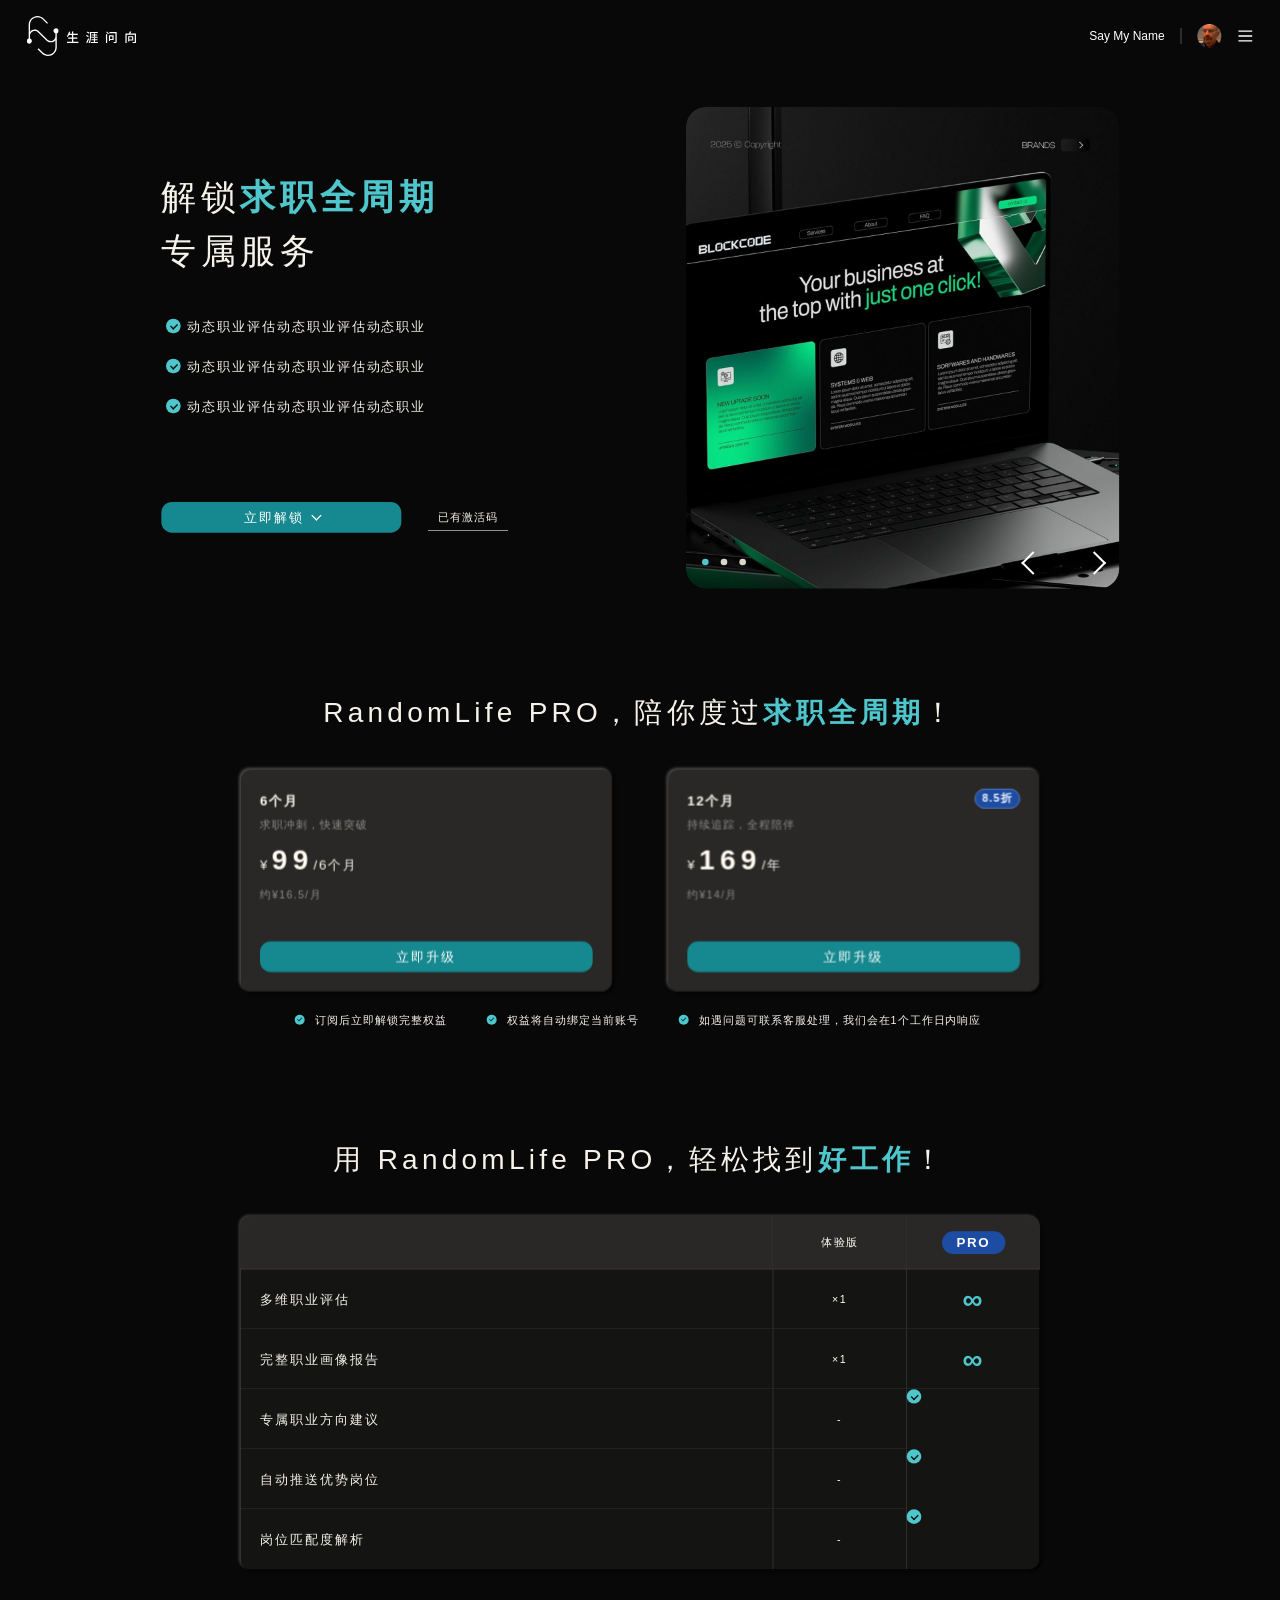
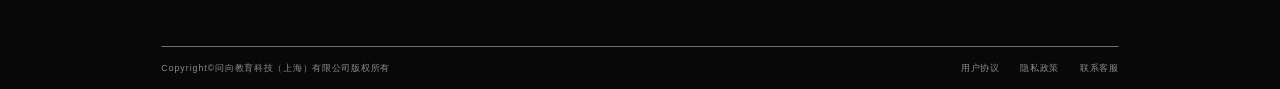
<file: index.html>
<!doctype html>
<html lang="zh-CN">
  <head>
    <meta charset="UTF-8" />
    <meta name="viewport" content="width=device-width, initial-scale=1.0" />
    <title>RandomLife PRO</title>
    <link rel="stylesheet" href="./pro.css?v=sticky-nav-2" />
  </head>
  <body>
    <main class="pro-page" id="pro-page" aria-label="RandomLife PRO 推广页">
      <header class="topbar">
        <a class="brand" href="#" aria-label="生涯问向首页">
          <img class="brand-mark" src="./img/logo-mark.svg" alt="" />
          <img class="brand-text" src="./img/logo-text.svg" alt="生涯问向" />
        </a>

        <div class="user-area">
          <span class="user-name">Say My Name</span>
          <span class="divider" aria-hidden="true"></span>
          <span class="avatar"><img src="./img/avatar.png" alt="" /></span>
          <button class="menu-button" type="button" aria-label="打开菜单">
            <img src="./img/menu.svg" alt="" />
          </button>
        </div>
      </header>

      <section class="pro-stage" id="pro-stage">

        <section class="hero">
          <div class="hero-copy">
            <h1 class="fade-rise load-rise" style="--delay: 160ms">解锁<span>求职全周期</span><br />专属服务</h1>
            <ul class="benefits fade-rise load-rise" style="--delay: 260ms">
              <li>动态职业评估动态职业评估动态职业</li>
              <li>动态职业评估动态职业评估动态职业</li>
              <li>动态职业评估动态职业评估动态职业</li>
            </ul>
            <div class="hero-actions fade-rise load-rise" style="--delay: 360ms">
              <a class="primary-btn" id="unlock-plans-button" href="#plans-scroll-target" onclick="window.scrollToPlans && (event.preventDefault(), window.scrollToPlans())">立即解锁</a>
              <button class="link-btn" type="button">已有激活码</button>
            </div>
          </div>

          <div class="hero-visual fade-rise load-rise" style="--delay: 240ms" data-carousel>
            <div class="carousel-viewport">
              <img class="carousel-slide is-active" src="./img/pro-hero.png" alt="" />
              <img class="carousel-slide" src="./img/pro-hero-placeholder-2.png" alt="" />
              <img class="carousel-slide" src="./img/pro-hero-placeholder-3.png" alt="" />
            </div>
            <div class="carousel-dots" aria-hidden="true">
              <button class="is-active" type="button" tabindex="-1"></button>
              <button type="button" tabindex="-1"></button>
              <button type="button" tabindex="-1"></button>
            </div>
            <div class="carousel-arrows">
              <button class="carousel-arrow prev" type="button" aria-label="上一张"></button>
              <button class="carousel-arrow next" type="button" aria-label="下一张"></button>
            </div>
          </div>
        </section>

        <span class="plans-scroll-target" id="plans-scroll-target" aria-hidden="true"></span>
        <section class="plans">
          <h2 class="section-title fade-rise">RandomLife PRO，陪你度过<span>求职全周期</span>！</h2>
          <div class="plan-grid">
            <article class="plan-card fade-rise" style="--delay: 90ms">
              <h3>6个月</h3>
              <p class="plan-desc">求职冲刺，快速突破</p>
              <p class="price"><small>¥</small>99<span>/6个月</span></p>
              <p class="monthly">约¥16.5/月</p>
              <button class="primary-btn wide" type="button">立即升级</button>
            </article>

            <article class="plan-card fade-rise" style="--delay: 180ms">
              <span class="discount">8.5折</span>
              <h3>12个月</h3>
              <p class="plan-desc">持续追踪，全程陪伴</p>
              <p class="price"><small>¥</small>169<span>/年</span></p>
              <p class="monthly">约¥14/月</p>
              <button class="primary-btn wide" type="button">立即升级</button>
            </article>
          </div>

          <ul class="plan-notes fade-rise" style="--delay: 260ms">
            <li>订阅后立即解锁完整权益</li>
            <li>权益将自动绑定当前账号</li>
            <li>如遇问题可联系客服处理，我们会在1个工作日内响应</li>
          </ul>
        </section>

        <section class="compare">
          <h2 class="section-title fade-rise">用 RandomLife PRO，轻松找到<span>好工作</span>！</h2>
          <div class="compare-table fade-rise" style="--delay: 120ms">
            <div class="table-row table-head">
              <span></span>
              <span>体验版</span>
              <span><b>PRO</b></span>
            </div>
            <div class="table-row">
              <span>多维职业评估</span>
              <span>×1</span>
              <span class="infinity">∞</span>
            </div>
            <div class="table-row">
              <span>完整职业画像报告</span>
              <span>×1</span>
              <span class="infinity">∞</span>
            </div>
            <div class="table-row">
              <span>专属职业方向建议</span>
              <span>-</span>
              <span class="check"></span>
            </div>
            <div class="table-row">
              <span>自动推送优势岗位</span>
              <span>-</span>
              <span class="check"></span>
            </div>
            <div class="table-row">
              <span>岗位匹配度解析</span>
              <span>-</span>
              <span class="check"></span>
            </div>
          </div>
        </section>

        <footer class="footer fade-rise">
          <p>Copyright©问向教育科技（上海）有限公司版权所有</p>
          <nav aria-label="页脚链接">
            <a href="#">用户协议</a>
            <a href="#">隐私政策</a>
            <a href="#">联系客服</a>
          </nav>
        </footer>
      </section>
    </main>

    <script src="./pro.js?v=sticky-nav-2"></script>
    <script>
      window.scrollToPlans = function () {
        var plansSection = document.querySelector(".plans");

        if (!plansSection) {
          return;
        }

        var sectionTop = plansSection.getBoundingClientRect().top + window.scrollY;
        var targetTop = Math.max(0, sectionTop - window.innerHeight * 0.27);
        var reducedMotion = window.matchMedia("(prefers-reduced-motion: reduce)").matches;

        window.scrollTo({
          top: targetTop,
          behavior: reducedMotion ? "auto" : "smooth",
        });
      };
    </script>
  </body>
</html>
</file>
<file: pro.css>
:root {
  --design-width: 1920;
  --design-height: 2533;
  --scale: 1;
  --bg: #080808;
  --panel: #292827;
  --table: #141413;
  --line: #3d3c3a;
  --text: #f5f2e9;
  --bright: #fffcf2;
  --muted: #8f8d88;
  --cyan: #4ec6cc;
  --button: #15898f;
  --blue: #1d4ca3;
}

* {
  box-sizing: border-box;
}

html,
body {
  width: 100%;
  min-height: 100%;
  margin: 0;
  background: #080808;
  color: var(--text);
  font-family: "Noto Sans SC", "PingFang SC", "Microsoft YaHei", Arial, sans-serif;
}

button,
a {
  font: inherit;
}

button {
  cursor: pointer;
}

.pro-page {
  position: relative;
  width: 100%;
  min-width: 1280px;
  min-height: calc(2533px * var(--scale));
  overflow: hidden;
  background: #080808;
}

.pro-stage {
  position: absolute;
  top: 0;
  left: 50%;
  width: 1920px;
  height: 2533px;
  overflow: hidden;
  background: var(--bg);
  transform: translateX(-50%) scale(var(--scale));
  transform-origin: top center;
}

.topbar {
  position: fixed;
  left: 50%;
  top: 0;
  z-index: 30;
  width: 1920px;
  height: 108px;
  padding: 0 40px;
  display: flex;
  align-items: center;
  justify-content: space-between;
  background: #080808;
  transform: translateX(-50%) scale(var(--scale));
  transform-origin: top center;
}

.brand {
  position: relative;
  display: block;
  width: 163.5px;
  height: 60px;
}

.brand-mark {
  position: absolute;
  left: 0;
  top: 0;
  width: 48px;
  height: 60px;
}

.brand-text {
  position: absolute;
  right: 0;
  top: 22.5px;
  width: 103.5px;
  height: 18px;
}

.user-area {
  display: flex;
  align-items: center;
  gap: 24px;
  height: 40.5px;
  color: #fff;
  font-family: "Kumbh Sans", Arial, sans-serif;
  font-size: 18px;
  line-height: 36px;
}

.divider {
  width: 1px;
  height: 24px;
  background: rgba(255, 255, 255, 0.45);
}

.avatar {
  width: 36px;
  height: 36px;
  overflow: hidden;
  border-radius: 50%;
}

.avatar img {
  display: block;
  width: 67.5px;
  height: 36px;
  object-fit: cover;
  transform: translateX(-25px);
}

.menu-button {
  width: 24px;
  height: 24px;
  padding: 0;
  border: 0;
  background: transparent;
}

.menu-button img {
  display: block;
  width: 24px;
  height: 24px;
}

.hero {
  position: absolute;
  left: 242px;
  top: 151px;
  width: 1437px;
  height: 833px;
}

.hero-copy {
  position: absolute;
  left: 0;
  top: 103.5px;
  width: 536px;
  height: 534px;
}

h1,
.section-title {
  margin: 0;
  color: var(--text);
  font-weight: 400;
  letter-spacing: 6.36px;
}

h1 {
  width: 536px;
  font-size: 53px;
  line-height: 81px;
}

h1 span,
.section-title span {
  color: var(--cyan);
  font-weight: 700;
}

.benefits {
  display: grid;
  gap: 24px;
  margin: 54px 0 0;
  padding: 0;
  list-style: none;
}

.benefits li,
.plan-notes li {
  position: relative;
  padding-left: 39px;
  color: var(--text);
  font-size: 20px;
  font-weight: 500;
  line-height: 36px;
  letter-spacing: 2.4px;
}

.benefits li::before,
.plan-notes li::before,
.check {
  content: "";
  position: absolute;
  display: block;
  width: 22px;
  height: 22px;
  border-radius: 50%;
  background: var(--cyan);
}

.benefits li::before,
.plan-notes li::before {
  left: 7px;
  top: 7px;
}

.benefits li::after,
.plan-notes li::after,
.check::after {
  content: "";
  position: absolute;
  width: 8px;
  height: 5px;
  border-left: 2px solid #080808;
  border-bottom: 2px solid #080808;
  transform: rotate(-45deg);
}

.benefits li::after,
.plan-notes li::after {
  left: 14px;
  top: 14px;
}

.hero-actions {
  display: flex;
  align-items: center;
  gap: 40px;
  margin-top: 126px;
}

.primary-btn,
.link-btn {
  border: 0;
  color: #fff;
}

.primary-btn {
  display: inline-flex;
  align-items: center;
  justify-content: center;
  width: 360px;
  height: 46px;
  border-radius: 16px;
  background: var(--button);
  font-size: 20px;
  line-height: 40px;
  letter-spacing: 2.4px;
  text-decoration: none;
  transition: transform 180ms ease, background-color 180ms ease;
}

.primary-btn::after {
  content: "";
  display: inline-block;
  width: 9px;
  height: 9px;
  margin-left: 12px;
  border-right: 2px solid currentColor;
  border-bottom: 2px solid currentColor;
  transform: rotate(45deg) translateY(-3px);
}

.primary-btn:hover {
  background: #1a9ba2;
  transform: translateY(-2px);
}

.link-btn {
  width: 120px;
  height: 40px;
  padding: 0;
  border-bottom: 1px solid rgba(245, 242, 233, 0.8);
  background: transparent;
  color: var(--text);
  font-size: 16px;
  line-height: 40px;
  letter-spacing: 1.92px;
}

.hero-visual {
  position: absolute;
  left: 775px;
  top: 0;
  width: 666px;
  height: 833px;
}

.carousel-viewport {
  position: relative;
  width: 650px;
  height: 723px;
  margin: 9px 0 0 12px;
  overflow: hidden;
  border-radius: 30px;
}

.carousel-slide {
  position: absolute;
  inset: 0;
  display: block;
  width: 100%;
  height: 100%;
  opacity: 0;
  object-fit: cover;
  transform: scale(1.05);
  transform-origin: center center;
}

.carousel-slide.is-active {
  z-index: 1;
  opacity: 1;
  transform: scale(1);
}

.carousel-slide.is-entering {
  z-index: 2;
  animation: carouselImageIn 820ms ease-in-out forwards;
}

.carousel-slide.is-leaving {
  z-index: 1;
  animation: carouselImageOut 300ms ease-in forwards 140ms;
}

.carousel-dots {
  position: absolute;
  left: 36px;
  bottom: 136px;
  display: flex;
  gap: 18px;
  z-index: 3;
  pointer-events: none;
}

.carousel-dots button {
  width: 10px;
  height: 10px;
  padding: 0;
  border: 0;
  border-radius: 50%;
  background: #d8d7cd;
  transition: background-color 180ms ease;
}

.carousel-dots button.is-active {
  background: var(--cyan);
}

.carousel-arrows {
  position: absolute;
  right: 23px;
  bottom: 121px;
  display: flex;
  gap: 52px;
  z-index: 3;
}

.carousel-arrow {
  width: 40px;
  height: 40px;
  padding: 0;
  border: 0;
  background: transparent;
}

.carousel-arrow::before {
  content: "";
  display: block;
  width: 22px;
  height: 22px;
  margin: 9px;
  border-left: 3px solid #fff;
  border-bottom: 3px solid #fff;
  transition: border-color 180ms ease, transform 180ms ease;
}

.carousel-arrow.prev::before {
  transform: rotate(45deg);
}

.carousel-arrow.next::before {
  transform: rotate(-135deg);
}

.carousel-arrow:hover::before,
.carousel-arrow:focus-visible::before {
  border-color: var(--cyan);
}

.carousel-arrow.prev:hover::before,
.carousel-arrow.prev:focus-visible::before {
  transform: rotate(45deg) translate(-2px, 2px);
}

.carousel-arrow.next:hover::before,
.carousel-arrow.next:focus-visible::before {
  transform: rotate(-135deg) translate(-2px, 2px);
}

.plans {
  position: absolute;
  left: 360px;
  top: 1028px;
  width: 1200px;
}

.plans-scroll-target {
  position: absolute;
  left: 0;
  top: 611px;
  width: 1px;
  height: 1px;
  pointer-events: none;
}

.section-title {
  width: 1200px;
  text-align: center;
  font-size: 42px;
  line-height: 81px;
}

.plan-grid {
  display: grid;
  grid-template-columns: 559px 559px;
  gap: 82px;
  margin-top: 44px;
}

.plan-card {
  position: relative;
  width: 559px;
  height: 335px;
  padding: 30px;
  border-radius: 16px;
  background: var(--panel);
  box-shadow: -2px -2px 4px rgba(255, 255, 255, 0.2), 2px 2px 4px #000, inset 1px 1px 0.5px rgba(255, 255, 255, 0.2), inset -1px -1px 0.5px #000;
}

.plan-card h3 {
  margin: 0;
  color: var(--bright);
  font-size: 20px;
  line-height: 36px;
  letter-spacing: 2.4px;
}

.plan-desc,
.monthly {
  margin: 6px 0 0;
  color: var(--muted);
  font-size: 16px;
  line-height: 26px;
  letter-spacing: 1.92px;
}

.price {
  margin: 15px 0 0;
  color: var(--bright);
  font-size: 42px;
  font-weight: 700;
  line-height: 48px;
  letter-spacing: 8px;
}

.price small,
.price span {
  font-size: 20px;
  font-weight: 500;
  letter-spacing: 2.4px;
}

.price small {
  margin-right: 4px;
}

.monthly {
  line-height: 32px;
}

.wide {
  position: absolute;
  left: 30px;
  bottom: 30px;
  width: 499px;
}

.wide::after {
  display: none;
}

.discount {
  position: absolute;
  right: 30px;
  top: 30px;
  min-width: 66px;
  height: 30px;
  padding: 1px 10px 0;
  border: 1px solid #7b9fe0;
  border-radius: 16px;
  background: var(--blue);
  color: #fff;
  font-size: 16px;
  font-weight: 700;
  line-height: 26px;
  letter-spacing: 1.92px;
}

.plan-notes {
  display: grid;
  grid-template-columns: 280px 280px 1fr;
  gap: 8px;
  margin: 25px 0 0 82px;
  padding: 0;
  list-style: none;
}

.plan-notes li {
  padding-left: 31px;
  font-size: 16px;
  font-weight: 400;
  line-height: 36px;
  letter-spacing: 1.92px;
}

.plan-notes li::before {
  left: 0;
  top: 9px;
  width: 15px;
  height: 15px;
}

.plan-notes li::after {
  left: 4px;
  top: 13px;
  width: 6px;
  height: 3px;
  border-width: 1.5px;
}

.compare {
  position: absolute;
  left: 360px;
  top: 1699px;
  width: 1200px;
}

.compare-table {
  width: 1200px;
  height: 531px;
  margin-top: 44px;
  overflow: hidden;
  border-radius: 16px;
  background: var(--table);
  box-shadow: -2px -2px 4px rgba(255, 255, 255, 0.2), 2px 2px 4px #000, inset 1px 1px 0.5px rgba(255, 255, 255, 0.2), inset -1px -1px 0.5px #000;
}

.table-row {
  display: grid;
  grid-template-columns: 800px 200px 200px;
  min-height: 90px;
}

.table-row > span {
  position: relative;
  display: flex;
  align-items: center;
  min-width: 0;
  border-right: 1px solid var(--line);
  border-bottom: 1px solid var(--line);
  color: var(--text);
  font-size: 20px;
  line-height: 36px;
  letter-spacing: 2.4px;
}

.table-row > span:first-child {
  padding-left: 30px;
}

.table-row > span:nth-child(n + 2) {
  justify-content: center;
  padding: 0;
  color: var(--bright);
  font-size: 16px;
}

.table-row > span:last-child {
  border-right: 0;
}

.table-row:last-child > span {
  border-bottom: 0;
}

.table-head {
  min-height: 80px;
}

.table-head > span {
  background: var(--panel);
  font-size: 20px;
  font-weight: 500;
}

.table-head b {
  display: inline-flex;
  align-items: center;
  justify-content: center;
  width: 95px;
  height: 34px;
  border-radius: 17px;
  background: var(--blue);
  color: #fff;
  font-size: 20px;
  letter-spacing: 2.4px;
}

.infinity {
  color: var(--cyan) !important;
  font-family: Arial, sans-serif;
  font-size: 42px !important;
  font-weight: 700;
}

.check {
  position: relative;
  width: 22px;
  height: 22px;
}

.check::after {
  left: 7px;
  top: 7px;
}

.footer {
  position: absolute;
  left: 242px;
  top: 2469px;
  width: 1436px;
  height: 64px;
  display: flex;
  align-items: center;
  justify-content: space-between;
  border-top: 1px solid rgba(163, 163, 163, 0.9);
  color: var(--muted);
  font-size: 13px;
  line-height: 26px;
  letter-spacing: 1.56px;
}

.footer p {
  margin: 0;
}

.footer nav {
  display: flex;
  gap: 31px;
}

.footer a {
  color: var(--muted);
  text-decoration: none;
}

.fade-rise {
  opacity: 0;
  transform: translateY(28px);
  filter: blur(4px);
}

.load-rise {
  animation: fadeRise 820ms cubic-bezier(0.16, 1, 0.3, 1) calc(var(--delay, 0ms) + 520ms) forwards;
}

.fade-rise.is-visible {
  animation: fadeRise 820ms cubic-bezier(0.16, 1, 0.3, 1) var(--delay, 0ms) forwards;
}

@keyframes fadeRise {
  from {
    opacity: 0;
    transform: translateY(28px);
    filter: blur(4px);
  }

  to {
    opacity: 1;
    transform: translateY(0);
    filter: blur(0);
  }
}

@keyframes carouselImageIn {
  from {
    opacity: 0;
    transform: scale(1.05);
  }

  to {
    opacity: 1;
    transform: scale(1);
  }
}

@keyframes carouselImageOut {
  from {
    opacity: 1;
  }

  to {
    opacity: 0;
  }
}

@media (prefers-reduced-motion: reduce) {
  .fade-rise,
  .primary-btn,
  .carousel-slide.is-entering {
    animation: none;
    opacity: 1;
    transform: none;
    transition: none;
    filter: none;
  }
}
</file>
